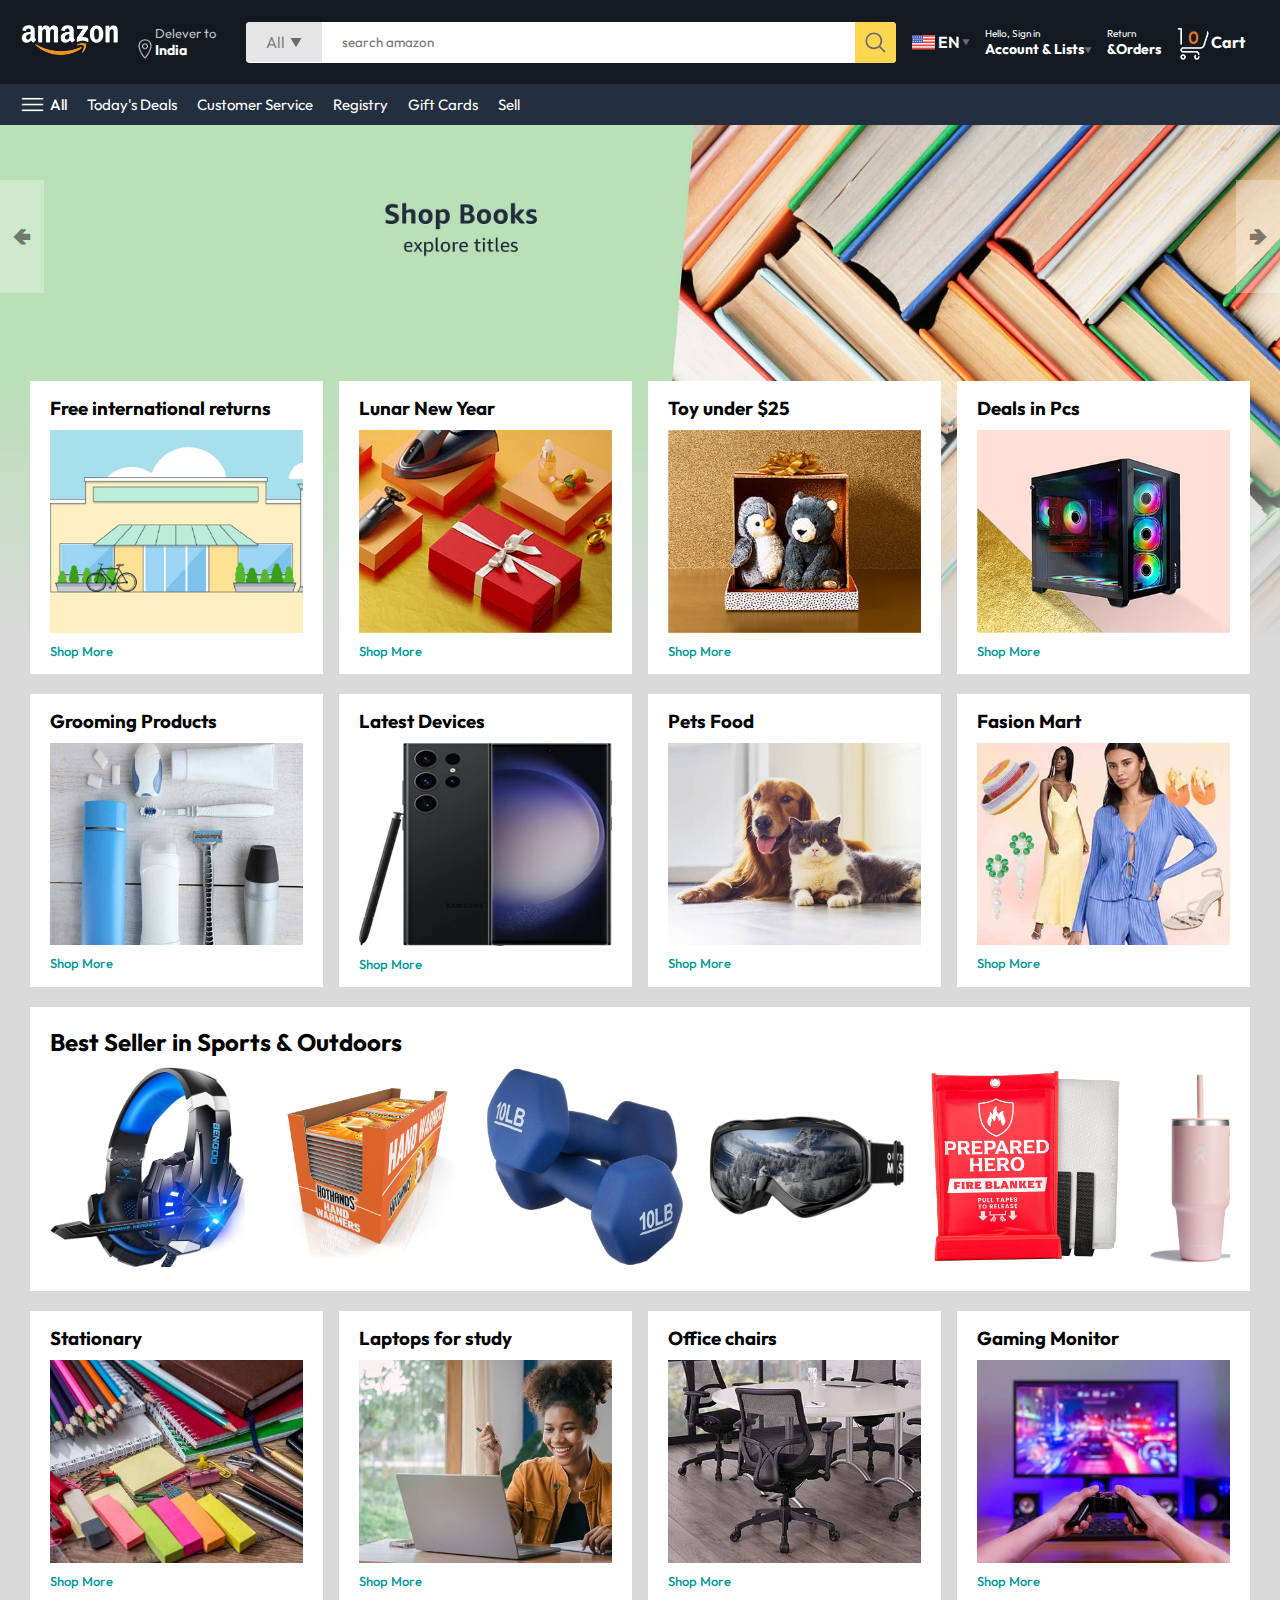
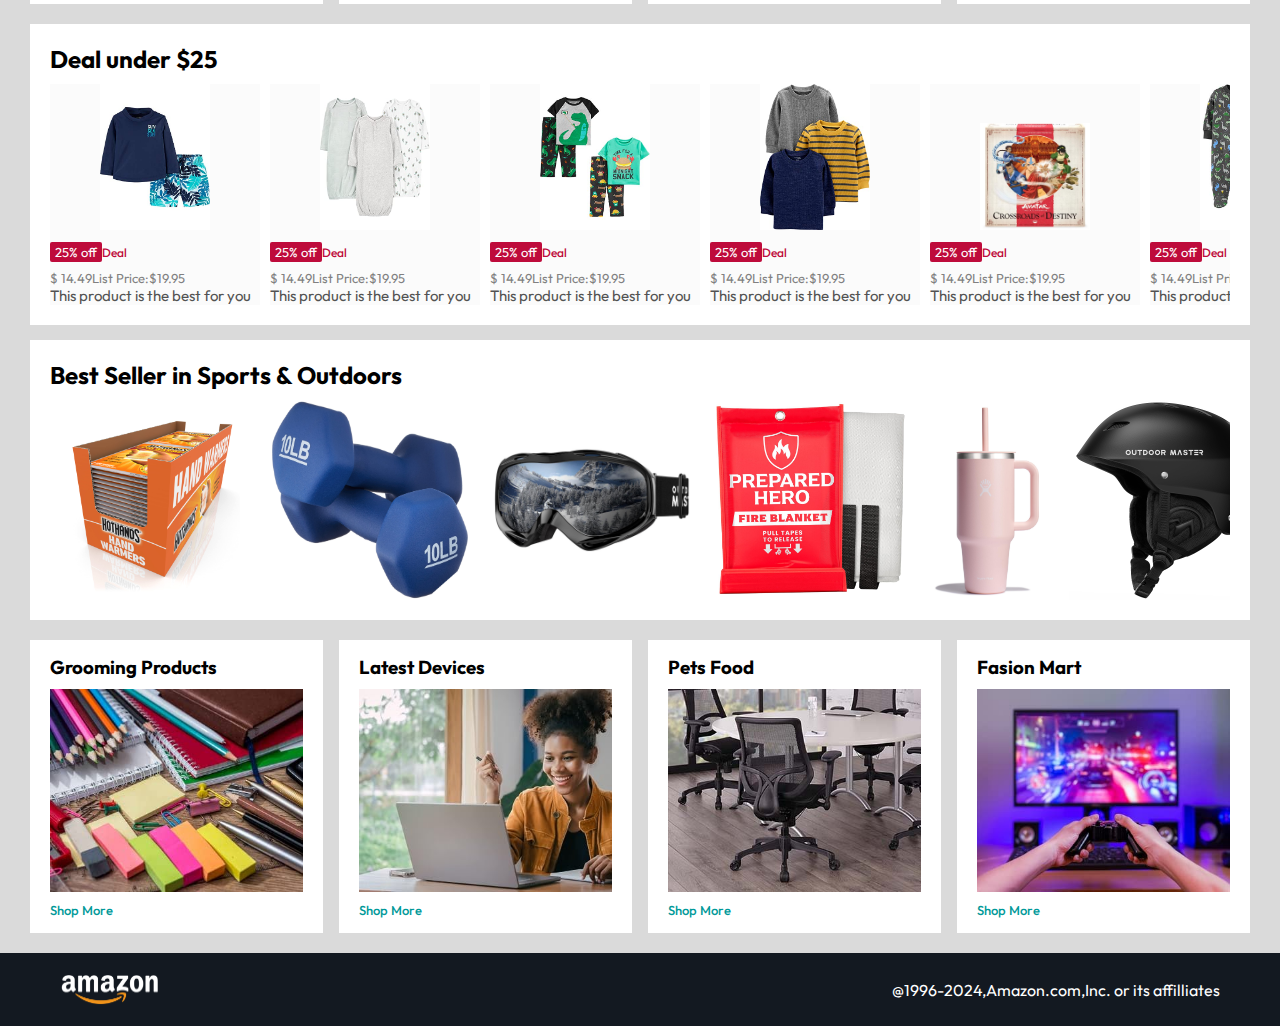
<file: index.html>
<!DOCTYPE html>
<html lang="en">
<head>
  <meta charset="UTF-8">
  <meta name="viewport" content="width=device-width, initial-scale=1.0">
  <link rel="stylesheet" href="style.css">
  <title>Amazon clone</title>
</head>
<body>
  <nav>
    <a href="/">
      <img src="./assets/amazon_logo.png"  width="100" alt="logo">
    </a>
    <div class="nav-country">
      <img src="./assets/location_icon.png" height="20" alt="location">
      <div>
        <p>Delever to</p>
        <h1>India</h1>
      </div>
    </div>
    <div class="nav-search">
      <div class="nav-search-category">
        <p>All</p>
        <img src="./assets/dropdown_icon.png" height="12" alt="dropdown_icon">
      </div>
      <input type="text" class="nav-search-input" placeholder="search amazon">
      <img src="./assets/search_icon.png" alt="search_icon" class="nav-search-icon">
    </div>
    <div class="nav-language">
      <img src="./assets/us_flag.png" width="25px" alt="us_flag">
      <p>EN</p>
      <img src="./assets/dropdown_icon.png" width="8px" alt="dropdown_icon">
    </div>
    <div class="nav-text">
      <a href="signIn.html"><p>Hello, Sign in</p></a>
      <h1>Account & Lists<img src="./assets/dropdown_icon.png" width="8px" alt="dropdown_icon"></h1>
    </div>
    <div class="nav-text">
      <p>Return</p>
      <h1>&Orders</h1>
    </div>
    <a href="signIn.html" class="mobile-user-icon" style="display: none;">
      <img src="./assets/user.png" alt="">
    </a>
    <a href="cart.html" class="nav-cart">
      <img src="./assets/cart_icon.png" width="35px" alt="cart">
      <h4>Cart</h4>
    </a>
  </nav>
  <div class="nav-bottom">
    <div>
      <img src="./assets/menu_icon.png" width="25px" alt="menu_icon">
      <p>All</p>
    </div>
    <p>Today's Deals</p>
    <p>Customer Service</p>
    <p>Registry</p>
    <p>Gift Cards</p>
    <p>Sell</p>
  </div>
  <div class="header-slider">
    <a href="#" class="control-prev">&#129144</a>
    <a href="#" class="control-next">&#129146</a>
    <ul>
      <img src="./assets/header1.jpg" class="header-img" alt="head">
      <img src="./assets/header2.jpg" class="header-img" alt="head">
      <img src="./assets/header3.jpg" class="header-img" alt="head">
      <img src="./assets/header4.jpg" class="header-img" alt="head">
      <img src="./assets/header5.jpg" class="header-img" alt="head">
      <img src="./assets/header6.jpg" class="header-img" alt="head">
    </ul>
  </div>
  <div class="box-row header-box">
    <div class="box-col">
      <h3>Free international returns</h3>
      <img src="./assets/box1-1.jpg" alt="box1-1">
      <a href="/">Shop More</a>
    </div>
    <div class="box-col">
      <h3>Lunar New Year</h3>
      <img src="./assets/box1-2.jpg" alt="box1-2">
      <a href="/">Shop More</a>
    </div>
    <div class="box-col">
      <h3>Toy under $25</h3>
      <img src="./assets/box1-3.jpg" alt="box1-3">
      <a href="/">Shop More</a>
    </div>
    <div class="box-col">
      <h3>Deals in Pcs</h3>
      <img src="./assets/box1-4.jpg" alt="box1-4">
      <a href="/">Shop More</a>
    </div>
  </div>
  <div class="box-row ">
    <div class="box-col">
      <h3>Grooming Products</h3>
      <img src="./assets/box2-1.jpg" alt="box2-1">
      <a href="/">Shop More</a>
    </div>
    <div class="box-col">
      <h3>Latest Devices</h3>
      <img src="./assets/box2-2.jpg" alt="box2-2">
      <a href="/">Shop More</a>
    </div>
    <div class="box-col">
      <h3>Pets Food</h3>
      <img src="./assets/box2-3.jpg" alt="box2-3">
      <a href="/">Shop More</a>
    </div>
    <div class="box-col">
      <h3>Fasion Mart</h3>
      <img src="./assets/box2-4.jpg" alt="box2-4">
      <a href="/">Shop More</a>
    </div>
  </div>
  <div class="product-slider">
    <h2>Best Seller in Sports & Outdoors</h2>
    <div class="products">
      <a href="product.html">
        <img src="./assets/product_img.jpg" alt="">
      </a>
      <img src="./assets/product1-1.jpg" alt="">
      <img src="./assets/product1-2.jpg" alt="">
      <img src="./assets/product1-3.jpg" alt="">
      <img src="./assets/product1-4.jpg" alt="">
      <img src="./assets/product1-5.jpg" alt="">
      <img src="./assets/product1-6.jpg" alt="">
      <img src="./assets/product1-7.jpg" alt="">
      <img src="./assets/product1-8.jpg" alt="">
      <img src="./assets/product1-9.jpg" alt="">
      <img src="./assets/product1-10.jpg" alt="">
    </div>
  </div>
  <div class="box-row ">
    <div class="box-col">
      <h3>Stationary</h3>
      <img src="./assets/box3-1.jpg" alt="box3-1">
      <a href="/">Shop More</a>
    </div>
    <div class="box-col">
      <h3>Laptops for study</h3>
      <img src="./assets/box3-2.jpg" alt="box3-2">
      <a href="/">Shop More</a>
    </div>
    <div class="box-col">
      <h3>Office chairs</h3>
      <img src="./assets/box3-3.jpg" alt="box3-3">
      <a href="/">Shop More</a>
    </div>
    <div class="box-col">
      <h3>Gaming Monitor</h3>
      <img src="./assets/box3-4.jpg" alt="box3-4">
      <a href="/">Shop More</a>
    </div>
  </div>
  <div class="product-slider-with-price">
    <h2>Deal under $25</h2>
    <div class="products">
      <div class="product-card">
        <div class="product-img-container">
          <img src="./assets/product2-2.jpg" alt="">
        </div>
        <div class="product-offer">
          <p>25% off</p><span>Deal</span>
        </div>
        <p class="product-price">$ <span>14.49</span>List Price:$19.95</p>
        <h4>This product is the best for you</h4>
      </div>
      <div class="product-card">
        <div class="product-img-container">
          <img src="./assets/product2-3.jpg" alt="">
        </div>
        <div class="product-offer">
          <p>25% off</p><span>Deal</span>
        </div>
        <p class="product-price">$ <span>14.49</span>List Price:$19.95</p>
        <h4>This product is the best for you</h4>
      </div>
      <div class="product-card">
        <div class="product-img-container">
          <img src="./assets/product2-4.jpg" alt="">
        </div>
        <div class="product-offer">
          <p>25% off</p><span>Deal</span>
        </div>
        <p class="product-price">$ <span>14.49</span>List Price:$19.95</p>
        <h4>This product is the best for you</h4>
      </div>
      <div class="product-card">
        <div class="product-img-container">
          <img src="./assets/product2-5.jpg" alt="">
        </div>
        <div class="product-offer">
          <p>25% off</p><span>Deal</span>
        </div>
        <p class="product-price">$ <span>14.49</span>List Price:$19.95</p>
        <h4>This product is the best for you</h4>
      </div>
      <div class="product-card">
        <div class="product-img-container">
          <img src="./assets/product2-6.jpg" alt="">
        </div>
        <div class="product-offer">
          <p>25% off</p><span>Deal</span>
        </div>
        <p class="product-price">$ <span>14.49</span>List Price:$19.95</p>
        <h4>This product is the best for you</h4>
      </div>
      <div class="product-card">
        <div class="product-img-container">
          <img src="./assets/product2-7.jpg" alt="">
        </div>
        <div class="product-offer">
          <p>25% off</p><span>Deal</span>
        </div>
        <p class="product-price">$ <span>14.49</span>List Price:$19.95</p>
        <h4>This product is the best for you</h4>
      </div>
      <div class="product-card">
        <div class="product-img-container">
          <img src="./assets/product2-8.jpg" alt="">
        </div>
        <div class="product-offer">
          <p>25% off</p><span>Deal</span>
        </div>
        <p class="product-price">$ <span>14.49</span>List Price:$19.95</p>
        <h4>This product is the best for you</h4>
      </div>
      <div class="product-card">
        <div class="product-img-container">
          <img src="./assets/product2-9.jpg" alt="">
        </div>
        <div class="product-offer">
          <p>25% off</p><span>Deal</span>
        </div>
        <p class="product-price">$ <span>14.49</span>List Price:$19.95</p>
        <h4>This product is the best for you</h4>
      </div>
      <div class="product-card">
        <div class="product-img-container">
          <img src="./assets/product2-10.jpg" alt="">
        </div>
        <div class="product-offer">
          <p>25% off</p><span>Deal</span>
        </div>
        <p class="product-price">$ <span>14.49</span>List Price:$19.95</p>
        <h4>This product is the best for you</h4>
      </div>
      <div class="product-card">
        <div class="product-img-container">
          <img src="./assets/product2-11.jpg" alt="">
        </div>
        <div class="product-offer">
          <p>25% off</p><span>Deal</span>
        </div>
        <p class="product-price">$ <span>14.49</span>List Price:$19.95</p>
        <h4>This product is the best for you</h4>
      </div>
      <div class="product-card">
        <div class="product-img-container">
          <img src="./assets/product2-1.jpg" alt="">
        </div>
        <div class="product-offer">
          <p>25% off</p><span>Deal</span>
        </div>
        <p class="product-price">$ <span>14.49</span>List Price:$19.95</p>
        <h4>This product is the best for you</h4>
      </div>
    </div>
  </div>
  <div class="product-slider">
    <h2>Best Seller in Sports & Outdoors</h2>
    <div class="products">
      
      <img src="./assets/product1-1.jpg" alt="">
      <img src="./assets/product1-2.jpg" alt="">
      <img src="./assets/product1-3.jpg" alt="">
      <img src="./assets/product1-4.jpg" alt="">
      <img src="./assets/product1-5.jpg" alt="">
      <img src="./assets/product1-6.jpg" alt="">
      <img src="./assets/product1-7.jpg" alt="">
      <img src="./assets/product1-8.jpg" alt="">
      <img src="./assets/product1-9.jpg" alt="">
      <img src="./assets/product1-10.jpg" alt="">
    </div>
  </div>
  <div class="box-row ">
    <div class="box-col">
      <h3>Grooming Products</h3>
      <img src="./assets/box3-1.jpg" alt="box2-1">
      <a href="/">Shop More</a>
    </div>
    <div class="box-col">
      <h3>Latest Devices</h3>
      <img src="./assets/box3-2.jpg" alt="box2-2">
      <a href="/">Shop More</a>
    </div>
    <div class="box-col">
      <h3>Pets Food</h3>
      <img src="./assets/box3-3.jpg" alt="box2-3">
      <a href="/">Shop More</a>
    </div>
    <div class="box-col">
      <h3>Fasion Mart</h3>
      <img src="./assets/box3-4.jpg" alt="box2-4">
      <a href="/">Shop More</a>
    </div>
  </div>
<footer>
  <img src="./assets/amazon_logo.png" width="100" alt="">
  <p>@1996-2024,Amazon.com,Inc. or its affilliates</p>
</footer>
  
  <script src="script.js"></script>
</body>
</html>
</file>
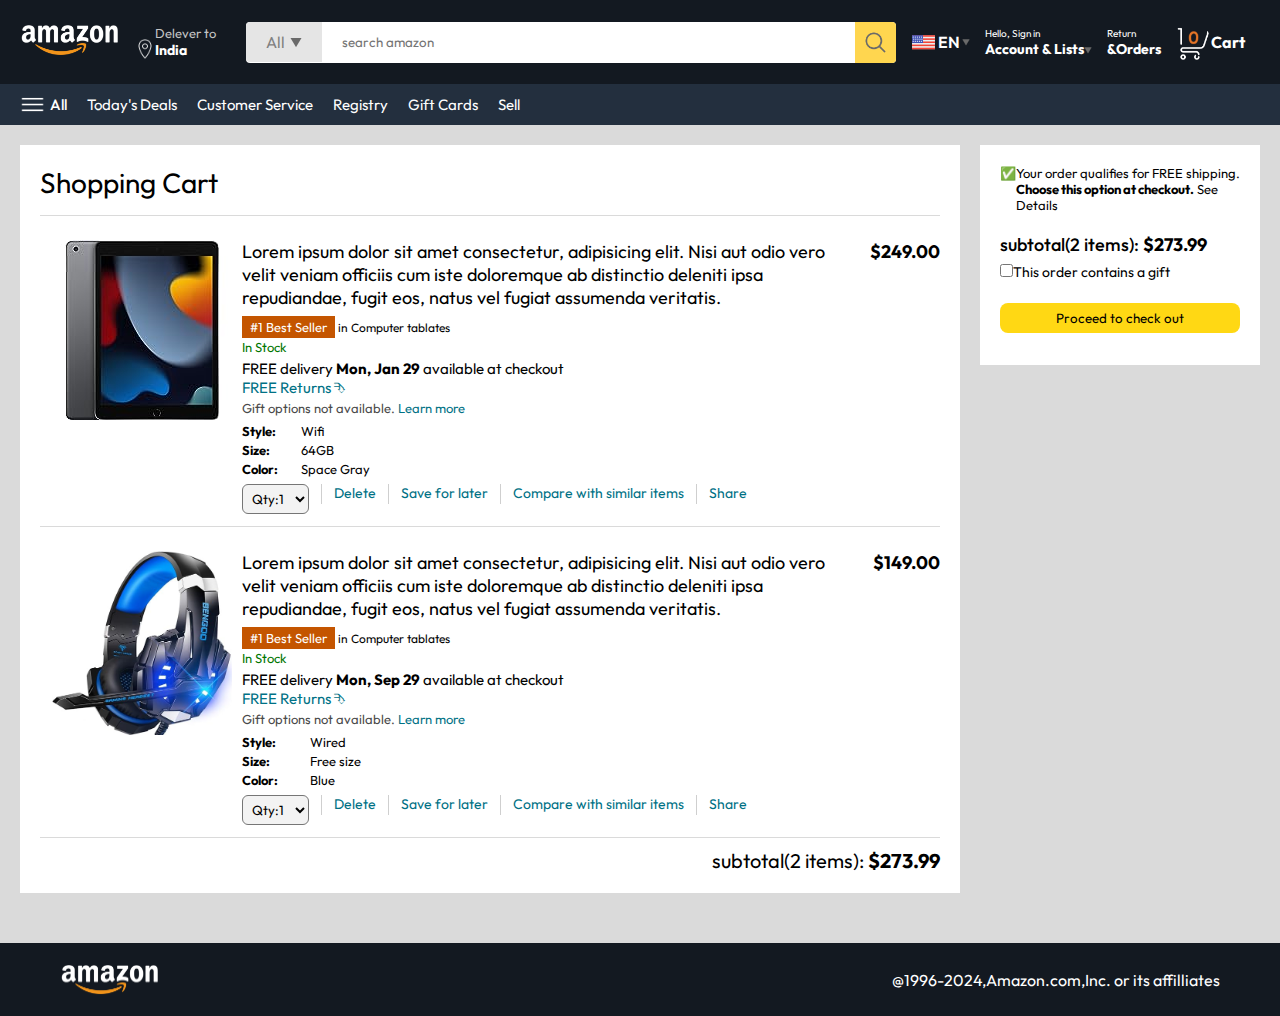
<file: cart.html>
<!DOCTYPE html>
<html lang="en">
<head>
  <meta charset="UTF-8">
  <meta name="viewport" content="width=device-width, initial-scale=1.0">
  <link rel="stylesheet" href="style.css">
 
  <link rel="stylesheet" href="cart.css">
  <title>Cart</title>
</head>
<body>
  <nav>
    <a href="index.html">
      <img src="./assets/amazon_logo.png"  width="100" alt="logo">
    </a>
    <div class="nav-country">
      <img src="./assets/location_icon.png" height="20" alt="location">
      <div>
        <p>Delever to</p>
        <h1>India</h1>
      </div>
    </div>
    <div class="nav-search">
      <div class="nav-search-category">
        <p>All</p>
        <img src="./assets/dropdown_icon.png" height="12" alt="dropdown_icon">
      </div>
      <input type="text" class="nav-search-input" placeholder="search amazon">
      <img src="./assets/search_icon.png" alt="search_icon" class="nav-search-icon">
    </div>
    <div class="nav-language">
      <img src="./assets/us_flag.png" width="25px" alt="us_flag">
      <p>EN</p>
      <img src="./assets/dropdown_icon.png" width="8px" alt="dropdown_icon">
    </div>
    <div class="nav-text">
      <a href="signIn.html"><p>Hello, Sign in</p></a>
      <h1>Account & Lists<img src="./assets/dropdown_icon.png" width="8px" alt="dropdown_icon"></h1>
    </div>
    <div class="nav-text">
      <p>Return</p>
      <h1>&Orders</h1>
    </div>
    <a href="signIn.html" class="mobile-user-icon" style="display: none;">
      <img src="./assets/user.png" alt="">
    </a>
    <a href="cart.html" class="nav-cart">
      <img src="./assets/cart_icon.png" width="35px" alt="cart">
      <h4>Cart</h4>
    </a>
  </nav>
  <div class="nav-bottom">
    <div>
      <img src="./assets/menu_icon.png" width="25px" alt="menu_icon">
      <p>All</p>
    </div>
    <p>Today's Deals</p>
    <p>Customer Service</p>
    <p>Registry</p>
    <p>Gift Cards</p>
    <p>Sell</p>
  </div>
  <div class="cart">
    <div class="cart-left">
      <h1>Shopping Cart</h1>
      <hr>
      <div class="product-cart-list">
        <img src="./assets/ipad_img.jpg" alt="" width="180px" >
        <div>
          <div class="product-cart-titleprice">
            <p>Lorem ipsum dolor sit amet consectetur, adipisicing elit. Nisi aut odio vero velit veniam officiis cum iste doloremque ab distinctio deleniti ipsa repudiandae, fugit eos, natus vel fugiat assumenda veritatis.</p>
            <p><b>$249.00</b></p>
          </div>
          <p class="product-cart-bestseller">
           <span>#1 Best Seller</span> in Computer tablates
          </p>
          <p class="product-cart-stock">In Stock</p>
          <p class="product-cart-delivery">FREE delivery <b>Mon, Jan 29 </b>available at checkout</p>
          <p class="product-cart-returns">FREE Returns &#11191</p>
          <p class="product-card-giftoption">Gift options not available. <span>Learn more</span></p>
          
          <div class="product-cart-specs">
          <p><b>Style:</b></p><p>Wifi</p>
          <p><b>Size:</b></p><p>64GB</p>
          <p><b>Color:</b></p><p>Space Gray</p>
        </div>
        <div class="cart-list-action">
          <select >
            <option value="1">Qty:1</option>
            <option value="2">Qty:2</option>
            <option value="3">Qty:3</option>
            <option value="4">Qty:4</option>
            <option value="5">Qty:5</option>
          </select>
          <hr>
          <p class="action-btn">Delete</p>
          <hr>
          <p class="action-btn">Save for later</p>
          <hr>
          <p class="action-btn">Compare with similar items</p>
          <hr>
          <p class="action-btn">Share</p>
        </div>
      </div>
    </div>
    <hr>
    <div class="product-cart-list">
      <img src="./assets/product_img.jpg" alt="" width="180px">
      <div>
        <div class="product-cart-titleprice">
          <p>Lorem ipsum dolor sit amet consectetur, adipisicing elit. Nisi aut odio vero velit veniam officiis cum iste doloremque ab distinctio deleniti ipsa repudiandae, fugit eos, natus vel fugiat assumenda veritatis.</p>
          <p><b>$149.00</b></p>
        </div>
        <p class="product-cart-bestseller">
         <span>#1 Best Seller</span> in Computer tablates
        </p>
        <p class="product-cart-stock">In Stock</p>
        <p class="product-cart-delivery">FREE delivery <b>Mon, Sep 29 </b>available at checkout</p>
        <p class="product-cart-returns">FREE Returns &#11191</p>
        <p class="product-card-giftoption">Gift options not available. <span>Learn more</span></p>
        
        <div class="product-cart-specs">
        <p><b>Style:</b></p><p>Wired</p>
        <p><b>Size:</b></p><p>Free size</p>
        <p><b>Color:</b></p><p>Blue</p>
      </div>
      <div class="cart-list-action">
        <select >
          <option value="1">Qty:1</option>
          <option value="2">Qty:2</option>
          <option value="3">Qty:3</option>
          <option value="4">Qty:4</option>
          <option value="5">Qty:5</option>
        </select>
        <hr>
        <p class="action-btn">Delete</p>
        <hr>
        <p class="action-btn">Save for later</p>
        <hr>
        <p class="action-btn">Compare with similar items</p>
        <hr>
        <p class="action-btn">Share</p>
      </div>
    </div>
  </div>
  <hr>
  <div class="cart-list-subtotal">
    subtotal(2 items): <b>$273.99</b>
  </div>
</div>
    <div class="cart-right">
      <div class="cart-free-delivery">
        <p>&#x2705</p>
        <p>Your order qualifies for FREE shipping. <b>Choose this option at checkout.</b> See Details</p>
      </div>
      <p class="cart-subtotal">subtotal(2 items): <b>$273.99</b></p>
      <p class="cart-right-gift"> <input type="checkbox" >This order contains a gift</p>
      <button>Proceed to check out</button>
    </div>
 </div>
    <footer class="footer-cart">
      <img src="./assets/amazon_logo.png" width="100" alt="">
      <p>@1996-2024,Amazon.com,Inc. or its affilliates</p>
    </footer>
</body>
</html>
</file>
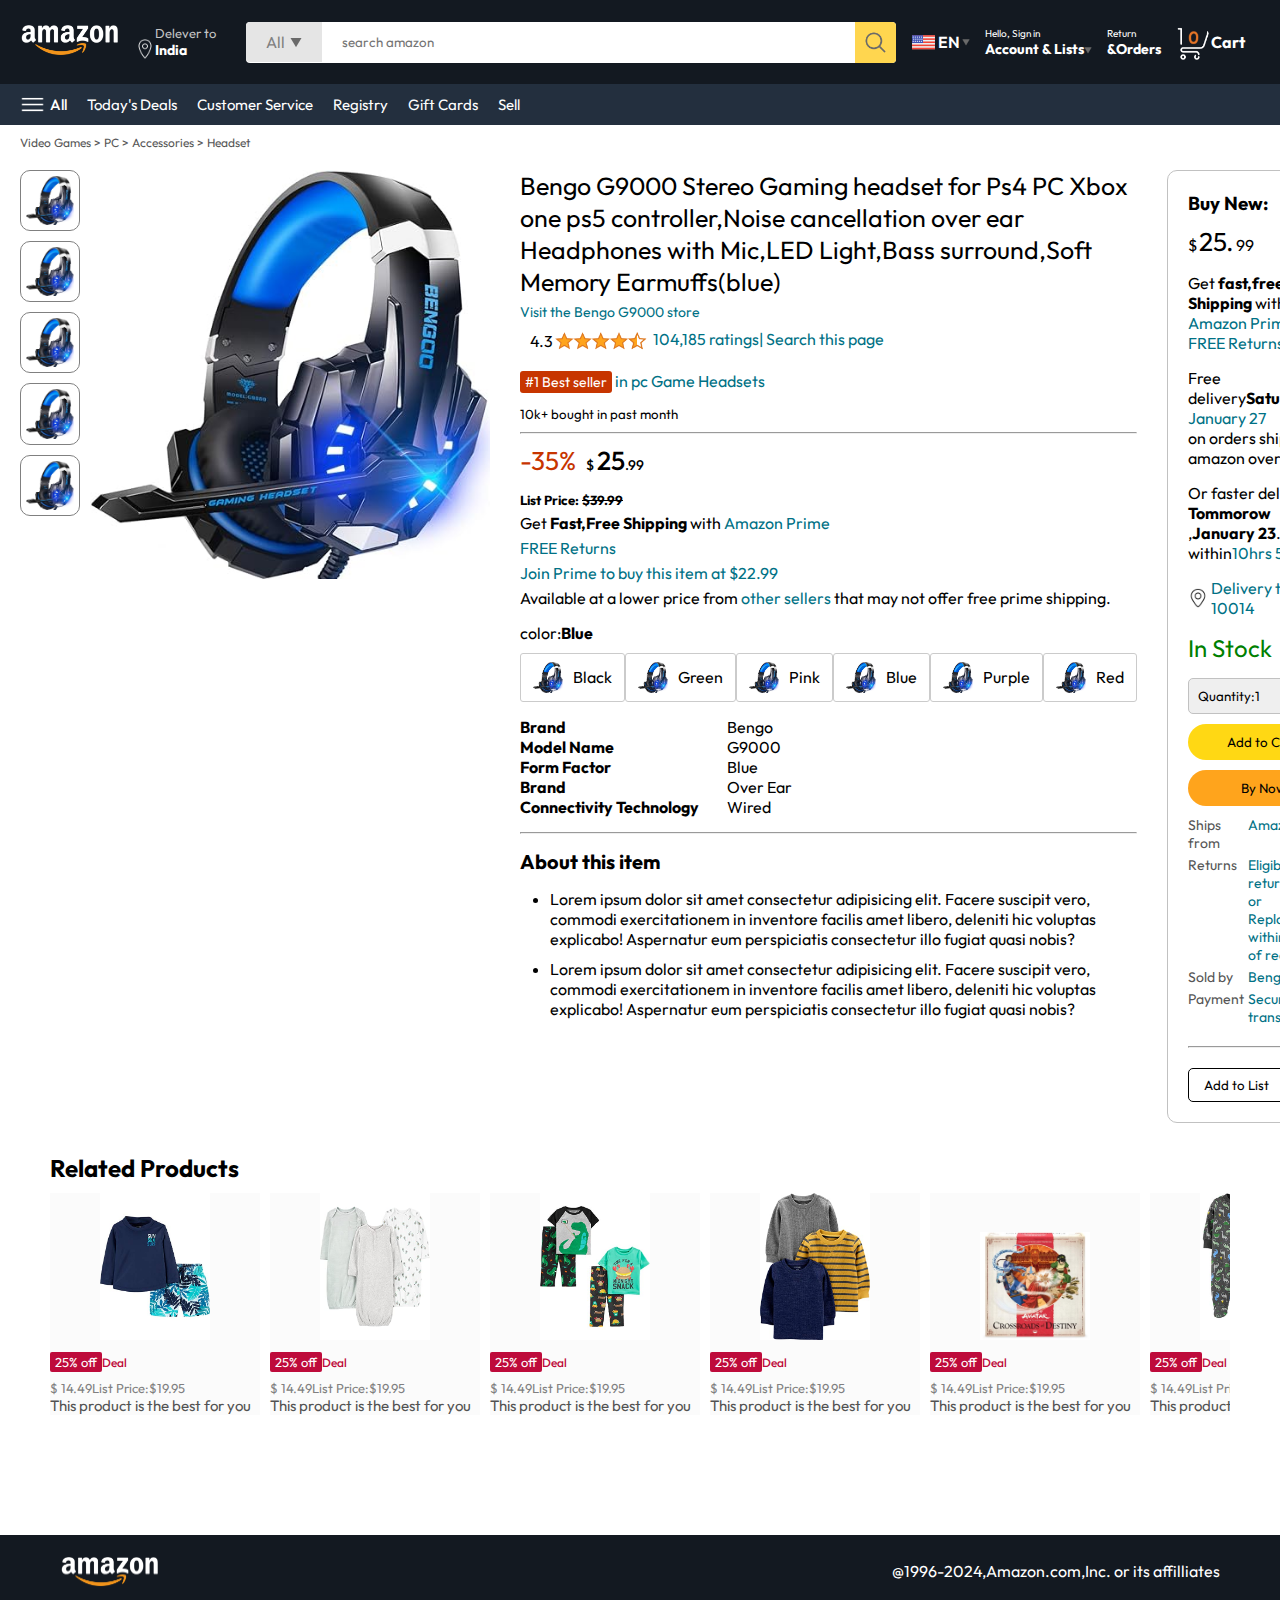
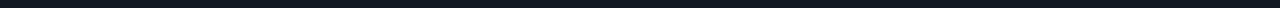
<file: product.html>
<!DOCTYPE html>
<html lang="en">
<head>
  <meta charset="UTF-8">
  <meta name="viewport" content="width=device-width, initial-scale=1.0">
  <title>product page</title>
  <link rel="stylesheet" href="style.css">
  <link rel="stylesheet" href="product.css">
</head>
<body>
  <nav>
    <a href="index.html">
      <img src="./assets/amazon_logo.png"  width="100" alt="logo">
    </a>
    <div class="nav-country">
      <img src="./assets/location_icon.png" height="20" alt="location">
      <div>
        <p>Delever to</p>
        <h1>India</h1>
      </div>
    </div>
    <div class="nav-search">
      <div class="nav-search-category">
        <p>All</p>
        <img src="./assets/dropdown_icon.png" height="12" alt="dropdown_icon">
      </div>
      <input type="text" class="nav-search-input" placeholder="search amazon">
      <img src="./assets/search_icon.png" alt="search_icon" class="nav-search-icon">
    </div>
    <div class="nav-language">
      <img src="./assets/us_flag.png" width="25px" alt="us_flag">
      <p>EN</p>
      <img src="./assets/dropdown_icon.png" width="8px" alt="dropdown_icon">
    </div>
    <div class="nav-text">
      <a href="signIn.html"><p>Hello, Sign in</p></a>
      <h1>Account & Lists<img src="./assets/dropdown_icon.png" width="8px" alt="dropdown_icon"></h1>
    </div>
    <div class="nav-text">
      <p>Return</p>
      <h1>&Orders</h1>
    </div>
    <a href="signIn.html" class="mobile-user-icon" style="display: none;">
      <img src="./assets/user.png" alt="">
    </a>
    <a href="cart.html" class="nav-cart">
      <img src="./assets/cart_icon.png" width="35px" alt="cart">
      <h4>Cart</h4>
    </a>
  </nav>
  <div class="nav-bottom">
    <div>
      <img src="./assets/menu_icon.png" width="25px" alt="menu_icon">
      <p>All</p>
    </div>
    <p>Today's Deals</p>
    <p>Customer Service</p>
    <p>Registry</p>
    <p>Gift Cards</p>
    <p>Sell</p>
  </div>
  <p class="breadcrum">Video Games > PC > Accessories > Headset</p>


  <div class="product-display">
    <div class="product-d-image">
      <div class="product-icons">
        <img src="./assets/product_img.jpg" alt="" width="60">
        <img src="./assets/product_img.jpg" alt="" width="60">
        <img src="./assets/product_img.jpg" alt="" width="60">
        <img src="./assets/product_img.jpg" alt="" width="60">
        <img src="./assets/product_img.jpg" alt="" width="60">
      </div>
      <div class="product-main-image">
        <img src="./assets/product_img.jpg" alt="" width="400">
      </div>
    </div>
    <div class="product-d-details">
 <p class="product-title">
  Bengo G9000 Stereo Gaming headset for Ps4 PC Xbox one ps5 controller,Noise cancellation over ear Headphones with Mic,LED Light,Bass surround,Soft Memory Earmuffs(blue)
 </p>
 <p class="brand-store">Visit the Bengo G9000 store </p>
 <div class="product-rating">
  <div>
    <div>4.3<img src="./assets/rating_img.png" height="20px" alt=""></div>
    <p>104,185 ratings| Search this page</p>
</div>
<p><span>#1 Best seller</span> in pc Game Headsets</p>
<h5>10k+ bought in past month</h5>
<hr>
 </div>
 <div class="product-d-price">
  <div>
    <p>-35%</p>
    <h1>$ <span>25</span>.99</h1>
  </div>
  <h5>List Price: <span> $39.99</span></h5>
  <p>Get <b>Fast,Free Shipping</b> with <span>Amazon Prime</span></p>
  <p><span>FREE Returns</span></p>
  <p><span>Join Prime to buy this item at $22.99</span></p>
  <p>Available at a lower price from <span>other sellers</span> that may not offer free prime shipping.</p>
 </div>
 <div class="product-color-selection">
  <p>color:<b>Blue</b></p>
  <div class="product-color-options">
    <div class="option">
      <img src="./assets/product_img.jpg" alt="" width="30px">
      <p>Black</p>
    </div>
    <div class="option">
      <img src="./assets/product_img.jpg" alt="" width="30px">
      <p>Green</p>
    </div>
    <div class="option">
      <img src="./assets/product_img.jpg" alt="" width="30px">
      <p>Pink</p>
    </div>
    <div class="option">
      <img src="./assets/product_img.jpg" alt="" width="30px">
      <p>Blue</p>
    </div>
    <div class="option">
      <img src="./assets/product_img.jpg" alt="" width="30px">
      <p>Purple</p>
    </div>
    <div class="option">
      <img src="./assets/product_img.jpg" alt="" width="30px">
      <p>Red</p>
    </div>
  </div>
 </div>
 <div class="product-info">
  <p><b>Brand</b></p><p>Bengo</p>
  <p><b>Model Name</b></p><p>G9000</p>
  <p><b>Form Factor</b></p><p>Blue</p>
  <p><b>Brand</b></p><p>Over Ear</p>
  <p><b>Connectivity Technology</b></p><p>Wired</p>
 </div>
 <hr>
 <div class="product-discription">
  <h1>About this item</h1>
  <ul>
    <li>Lorem ipsum dolor sit amet consectetur adipisicing elit. Facere suscipit vero, commodi exercitationem in inventore facilis amet libero, deleniti hic voluptas explicabo! Aspernatur eum perspiciatis consectetur illo fugiat quasi nobis?</li>
    <li>Lorem ipsum dolor sit amet consectetur adipisicing elit. Facere suscipit vero, commodi exercitationem in inventore facilis amet libero, deleniti hic voluptas explicabo! Aspernatur eum perspiciatis consectetur illo fugiat quasi nobis?</li>
  </ul>
 </div>
</div>
    <div class="product-d-purchase">
     <div class="title">
      <h3>Buy New:</h3><img src="./assets/circle_icon.png" width="20px" alt="">
     </div>
     <h1 class="price">$<span>25.</span>99</h1>
     <div class="gap">
      <p>Get <b>fast,free Shipping</b> with <span>Amazon Prime</span></p>
      <p><span>FREE Returns</span></p>
     </div>
     <div class="gap">
      <p>Free delivery<b>Saturday</b>, <span>January 27</span></p>
      <p>on orders shipped by amazon over $35</p>
     </div>
     <div class="gap">
      <p>Or faster delivery <b>Tommorow</b> ,<b>January 23</b>. order within<span>10hrs 56 mins</span></p>
    </div>
    <div class="delivery-location">
      <img src="./assets/location_icon_dark.png" width="20px" alt="">
      <p><span>Delivery to India 10014</span></p>
    </div>
    <h2 class="product-stock">In Stock</h2>
    <select class="product-quantity">
      <option value="1">Quantity:1</option>
      <option value="2">Quantity:2</option>
      <option value="3">Quantity:3</option>
    </select>
    <button class="btn">Add to Cart</button>
    <button class="btn product-buy">By Now</button>
    <div class="product-seller-info">
      <p>Ships from</p><p><span>Amazon</span></p>
      <p>Returns</p><p><span>Eligible for return,Refund or Replacement within 30 days of receipt</span></p>
      <p>Sold by</p><p><span>Bengoo Inc,</span></p>
      <p>Payment</p><p><span>Secure transaction</span></p>
    </div>
    <hr>
    <button class="product-add-list">Add to List</button>
  </div>
</div>
<div class="product-slider-with-price">
  <h2>Related Products</h2>
  <div class="products">
    <div class="product-card">
      <div class="product-img-container">
        <img src="./assets/product2-2.jpg" alt="">
      </div>
      <div class="product-offer">
        <p>25% off</p><span>Deal</span>
      </div>
      <p class="product-price">$ <span>14.49</span>List Price:$19.95</p>
      <h4>This product is the best for you</h4>
    </div>
    <div class="product-card">
      <div class="product-img-container">
        <img src="./assets/product2-3.jpg" alt="">
      </div>
      <div class="product-offer">
        <p>25% off</p><span>Deal</span>
      </div>
      <p class="product-price">$ <span>14.49</span>List Price:$19.95</p>
      <h4>This product is the best for you</h4>
    </div>
    <div class="product-card">
      <div class="product-img-container">
        <img src="./assets/product2-4.jpg" alt="">
      </div>
      <div class="product-offer">
        <p>25% off</p><span>Deal</span>
      </div>
      <p class="product-price">$ <span>14.49</span>List Price:$19.95</p>
      <h4>This product is the best for you</h4>
    </div>
    <div class="product-card">
      <div class="product-img-container">
        <img src="./assets/product2-5.jpg" alt="">
      </div>
      <div class="product-offer">
        <p>25% off</p><span>Deal</span>
      </div>
      <p class="product-price">$ <span>14.49</span>List Price:$19.95</p>
      <h4>This product is the best for you</h4>
    </div>
    <div class="product-card">
      <div class="product-img-container">
        <img src="./assets/product2-6.jpg" alt="">
      </div>
      <div class="product-offer">
        <p>25% off</p><span>Deal</span>
      </div>
      <p class="product-price">$ <span>14.49</span>List Price:$19.95</p>
      <h4>This product is the best for you</h4>
    </div>
    <div class="product-card">
      <div class="product-img-container">
        <img src="./assets/product2-7.jpg" alt="">
      </div>
      <div class="product-offer">
        <p>25% off</p><span>Deal</span>
      </div>
      <p class="product-price">$ <span>14.49</span>List Price:$19.95</p>
      <h4>This product is the best for you</h4>
    </div>
    <div class="product-card">
      <div class="product-img-container">
        <img src="./assets/product2-8.jpg" alt="">
      </div>
      <div class="product-offer">
        <p>25% off</p><span>Deal</span>
      </div>
      <p class="product-price">$ <span>14.49</span>List Price:$19.95</p>
      <h4>This product is the best for you</h4>
    </div>
    <div class="product-card">
      <div class="product-img-container">
        <img src="./assets/product2-9.jpg" alt="">
      </div>
      <div class="product-offer">
        <p>25% off</p><span>Deal</span>
      </div>
      <p class="product-price">$ <span>14.49</span>List Price:$19.95</p>
      <h4>This product is the best for you</h4>
    </div>
    <div class="product-card">
      <div class="product-img-container">
        <img src="./assets/product2-10.jpg" alt="">
      </div>
      <div class="product-offer">
        <p>25% off</p><span>Deal</span>
      </div>
      <p class="product-price">$ <span>14.49</span>List Price:$19.95</p>
      <h4>This product is the best for you</h4>
    </div>
    <div class="product-card">
      <div class="product-img-container">
        <img src="./assets/product2-11.jpg" alt="">
      </div>
      <div class="product-offer">
        <p>25% off</p><span>Deal</span>
      </div>
      <p class="product-price">$ <span>14.49</span>List Price:$19.95</p>
      <h4>This product is the best for you</h4>
    </div>
    <div class="product-card">
      <div class="product-img-container">
        <img src="./assets/product2-1.jpg" alt="">
      </div>
      <div class="product-offer">
        <p>25% off</p><span>Deal</span>
      </div>
      <p class="product-price">$ <span>14.49</span>List Price:$19.95</p>
      <h4>This product is the best for you</h4>
    </div>
  </div>
</div>
<footer class="product-footer">
  <img src="./assets/amazon_logo.png" width="100" alt="">
  <p>@1996-2024,Amazon.com,Inc. or its affilliates</p>
</footer>
<script>
  const scrollContainer=document.querySelectorAll('.products');
for(const item of scrollContainer) {
  item.addEventListener('wheel', (evt)=>{
    evt.preventDefault();
    item.scrolLeft +=evt.deltaY;
  });
}

</script>
  
</body>
</html>
</file>
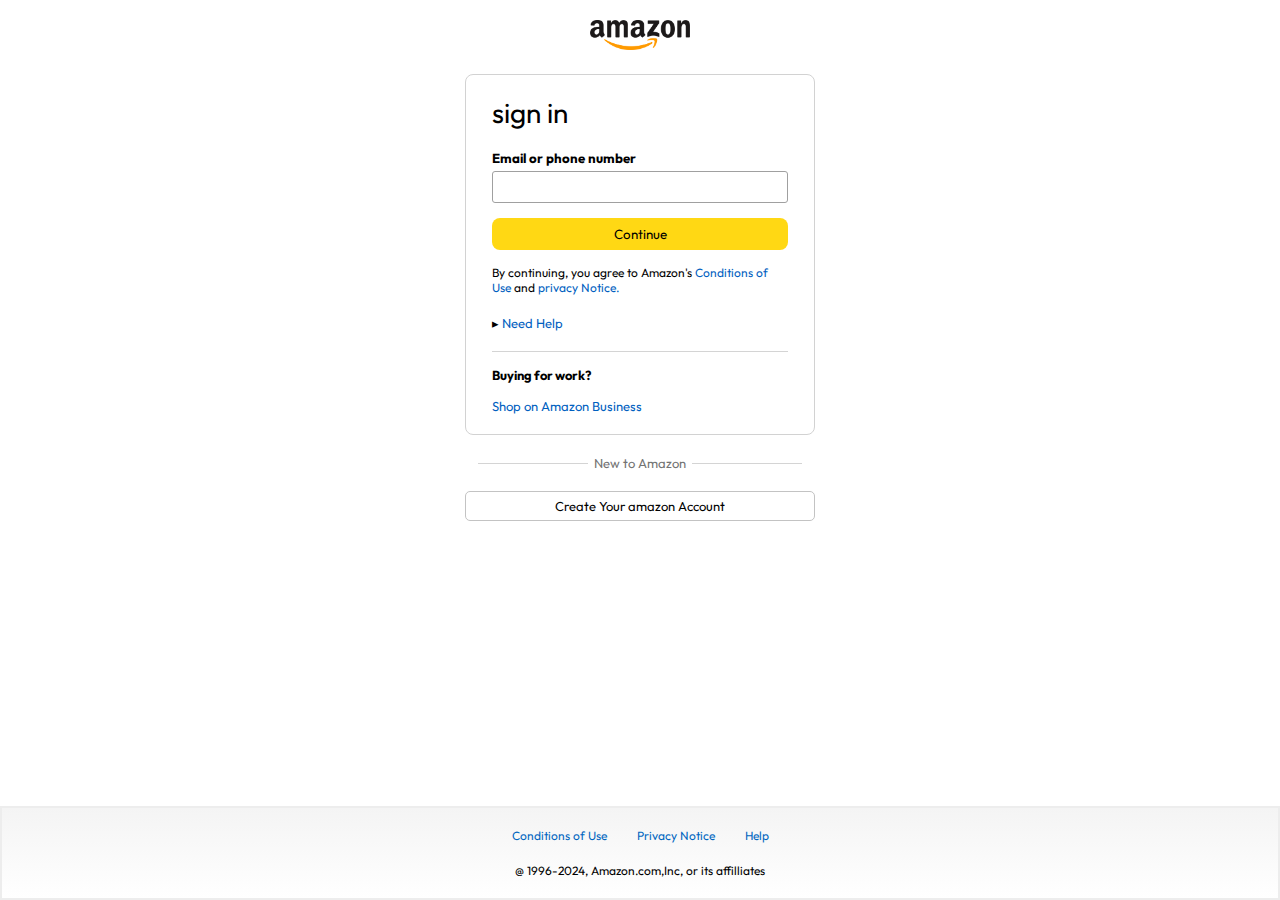
<file: signIn.html>
<!DOCTYPE html>
<html lang="en">
<head>
  <meta charset="UTF-8">
  <meta name="viewport" content="width=device-width, initial-scale=1.0">
  <link rel="stylesheet" href="SignIn.css">
  <title>SignIn</title>
</head>
<body>
  <a href="index.html"><img class="logo" src="./assets/amazon_logo_dark.png" width="100px" alt=""></a>
  <div class="signin-container">
    <h1 class="sigin-title">sign in</h1>
    <h5 class="input-label">Email or phone number</h5>
    <input type="text">
    <button>Continue</button>
    <p class="signin-cond">By continuing, you agree to Amazon's <span>Conditions of Use</span> and <span>privacy Notice.</span> </p>
    <p class="signin-help">&#9656 <span>Need Help</span></p>
    <hr>
    <h4>Buying for work?</h4>
    <p class="sign-business"><span>Shop on Amazon Business</span></p>
  </div>
  <div class="sign-bottom">
    <hr>
    <p>New to Amazon</p>
    <hr>
  </div>
  <a href="signUp.html"><button class="signin-signup-btn">Create Your amazon Account</button></a>
  <footer>
    <div class="footer-links">
      <a href="#">Conditions of Use</a>
      <a href="#">Privacy Notice</a>
      <a href="#">Help</a>
    </div>
    <p class="footer-copyright">@ 1996-2024, Amazon.com,Inc, or its affilliates</p>
  </footer>
</body>
</html>
</file>
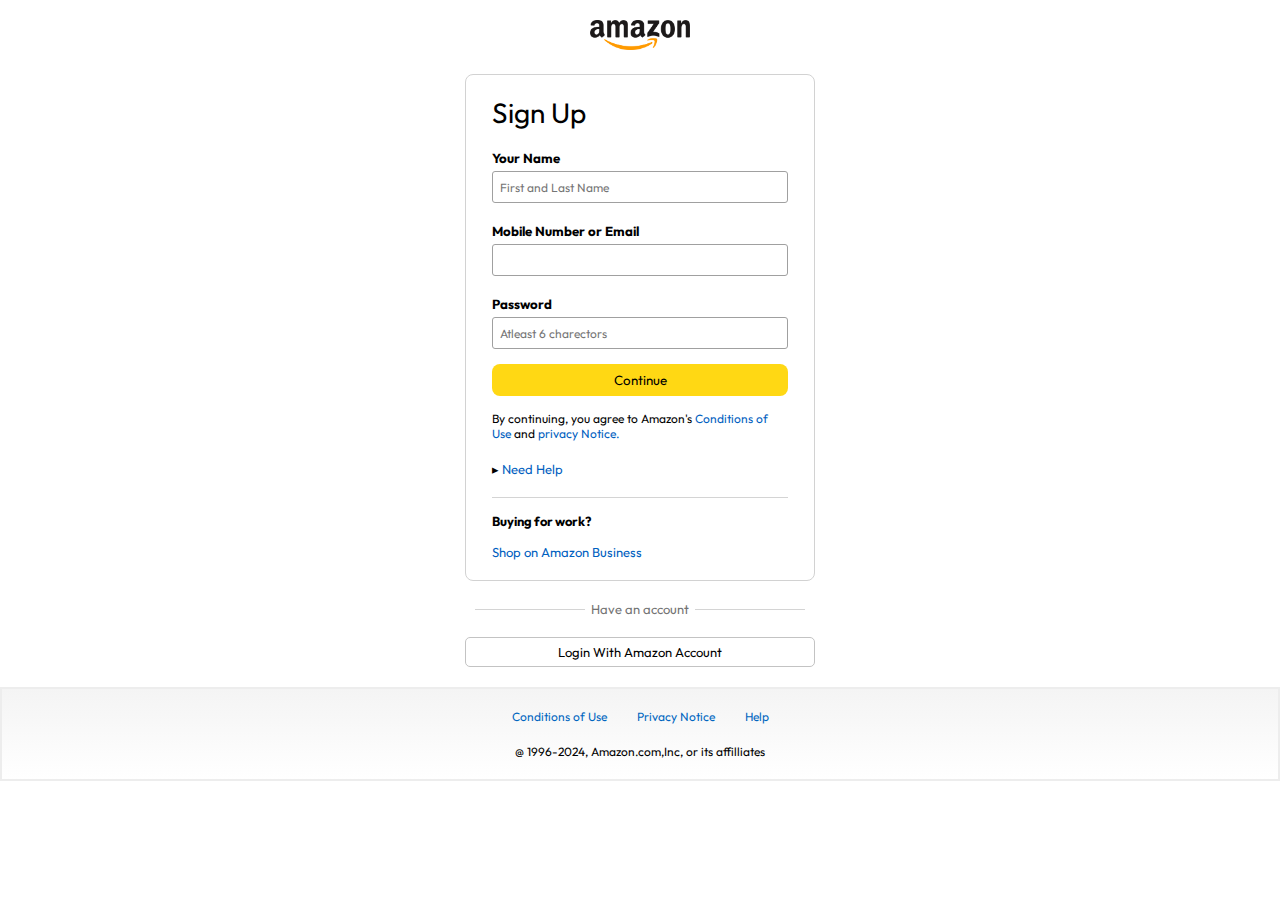
<file: signUp.html>
<!DOCTYPE html>
<html lang="en">
<head>
  <meta charset="UTF-8">
  <meta name="viewport" content="width=device-width, initial-scale=1.0">
  <title>SignUp</title>
  <link rel="stylesheet" href="SignIn.css">
</head>
<body>
  <a href="index.html"><img class="logo" src="./assets/amazon_logo_dark.png" width="100px" alt=""></a>
  <div class="signin-container">
    <h1 class="sigin-title">Sign Up</h1>
    <h5 class="input-label">Your Name</h5>
    <input type="text" placeholder="First and Last Name">
    <h5 class="input-label">Mobile Number or Email</h5>
    <input type="text" >
    <h5 class="input-label">Password</h5>
    <input type="password" placeholder="Atleast 6 charectors">
    <button>Continue</button>
    <p class="signin-cond">By continuing, you agree to Amazon's <span>Conditions of Use</span> and <span>privacy Notice.</span> </p>
    <p class="signin-help">&#9656 <span>Need Help</span></p>
    <hr>
    <h4>Buying for work?</h4>
    <p class="sign-business"><span>Shop on Amazon Business</span></p>
  </div>
  <div class="sign-bottom">
    <hr>
    <p>Have an account</p>
    <hr>
  </div>
  <a href="signIn.html"><button class="signin-signup-btn">Login With Amazon Account</button></a>
  <footer style="position:relative;">
    <div class="footer-links">
      <a href="#">Conditions of Use</a>
      <a href="#">Privacy Notice</a>
      <a href="#">Help</a>
    </div>
    <p class="footer-copyright">@ 1996-2024, Amazon.com,Inc, or its affilliates</p>
  </footer>
</body>
</html>
</file>
<file: style.css>
@import url('https://fonts.googleapis.com/css2?family=Outfit:wght@100..900&display=swap');
*{
  padding: 0;
  margin: 0;
  box-sizing: border-box;
  font-family: outfit;
  
}
body{
  background: #dadada;
}a{
  text-decoration: none;
  color: inherit;
}
nav{
  display:flex;
  align-items: center;
  justify-content: space-between;
  background:#131921;
  padding: 10px 20px;
}
.nav-country{
  display: flex;
  align-items: end;
  margin: 15px;
  font-size: 13px;
  color:#c4c4c4;
}
.nav-country h1{
  color:white;
  font-size: 14px;
}
.nav-search{
  flex: 1;
  display: flex;
  align-items: center;
  background:#fff;
  color:gray;
  max-width: 1000px;
  border-radius: 4px;
  margin-left: 15px;
}
.nav-search-category{
  display: flex;
  align-items: center;
  padding: 10px 20px;
  gap: 5px;
  background: #e5e5e5;
  border-radius:4px 0 0 4px;
}
.nav-search-input{
  border: none;
  outline: none;
  padding-left: 20px;
  width: 100%;
}
.nav-search-icon{
  max-width: 41px;
  padding: 8px;
  background: #ffd64f;
  border-radius: 0 4px 4px 0;
}
.nav-language{
  display: flex;
  align-items: center;
  gap: 2px;
  font-weight: 600;
  margin-left: 15px;
  color:white;
}
.nav-text{
  color:white;
  margin-left: 15px;
  
}
.nav-text p{
  font-size: 10px;
}
.nav-text h1{
  font-size: 14px;
}
.nav-cart{
  display: flex;
  align-items: center;
  margin: 0px 15px;
  color:white;
}
.nav-bottom{
  display: flex;
  align-items: center;
  gap: 20px;
  padding: 8px 20px;
  background:#232f3e;
  color:#fff;
  font-size: 15px;
}
.nav-bottom div{
  display: flex;align-items: center;
  gap: 5px;
  font-weight: 500;

}

.header-slider ul{
display: flex;
overflow-y: hidden;
}
.header-img{
  max-width: 100%;
  mask-image: linear-gradient(to bottom,#000000 50%,transparent 100%);

}
.header-slider a{
  position: absolute;
  top: 20%;z-index: 1;
  padding: 5vh 1vw;
  background: #ffffff4f;
  color:#0000007b;
  font-weight: 600;
  font-size: 18px;
  cursor: pointer;
}
.control-next{
  right: 0;
}
.box-row{
  display: flex;
  flex-wrap: wrap;
  row-gap: 20px;
  justify-content: space-between;
  margin: 20px 30px;

}
.box-col{
  display: flex;
  flex-direction: column;
  gap: 10px;
  padding: 15px 20px;
  background:#fff;
  max-width: 24%;
  min-height: 200px;
  z-index: 1;
}
.box-col a{
  font-size: 13px;
  color:#009999;
  font-weight: 500;
}
.header-box{
  margin-top: -20vw;
}
.product-slider{
  background: #fff;
  margin: 0px 30px;
  padding: 20px;
  margin-bottom: 15px;
}
.product-slider .products{
  display: flex;
  overflow-x: auto;
  gap: 20px;
  margin-top: 10px;
}
.product-slider .products img{
  max-width: 200px;
  max-height: 200px;
}
.product-slider .products::-webkit-scrollbar{
  display: none;
}
.product-slider-with-price{
  background: white;
  margin: 0px 30px;
  padding: 20px;
  margin-bottom: 15px;

}
.product-slider-with-price .products{
  display: flex;overflow-x: auto;
  gap: 10px;
  margin-top: 10px;
}
.product-slider-with-price .products::-webkit-scrollbar{
  display: none;
}
.product-card{
  display: flex;
  flex-direction: column;
  justify-content: end;
  min-width: 210px;
  background: #fbfbfb;
}
.product-card img{
  width:110px;
  margin: 0px 50px;
}
.product-offer p{
  background: #be0b3b;
  color: #fff;
  display: inline-block;
  padding: 2px 5px;
  border-radius: 2px;
  margin: 8px 0px;
  font-size: 13px;
}
.product-offer span{
  color:#be0b3b;
  font-weight: 500;
  font-size: 12px;
}
.product-price{
  color: gray;
  font-size: 13px;

}
.product-card h4{
  color:#525252;
  font-size: 15px;
  font-weight: 400;
}
footer{
  display: flex;
  justify-content: space-between;
  align-items: center;
  color:white;
  background: #131921;
  padding: 20px 60px;
}
/* media query */

@media only screen and (max-width:900px) {
  nav{
    flex-wrap: wrap;
  }
  .nav-search{
    order:7;
    margin: 15px 0px 5px;
    min-width: 300px;
  }
  .box-col{
    max-width: 48%;
  }

}
@media only screen and (max-width:600px){
  .nav-country{
    display: none;
  }
  .nav-language{
    display: none;
  }
  .nav-text{
    display: none;
  }
  .nav-bottom{
    font-size: 13px;
    gap: 10px;
    overflow-x: scroll;
  }
  .nav-bottom::-webkit-scrollbar{
    display: none;
  }
  .nav-bottom p{
    text-wrap: nowrap;
  }
  .mobile-user-icon{
    display:flex !important;
   flex: 1;
   justify-content: flex-end;
  }
  .mobile-user-icon img{
    width: 25px;
  }
  h3{
    font-size: 13px;
  }
  h2{
    font-size: 15px;
  }
  .nav-cart h4{
    display: none;
  }
  .nav-cart img{
    width: 25px;
  }
  .header-slider a{
top: 24%;
padding: 2vh 1vw;
font-style: 15px;
  }
  footer{
    justify-content: center;
    flex-direction: column;
    font-size: 14px;
  }
}
</file>
<file: cart.css>
.cart{
  display: flex;
  gap: 20px;
  margin: 20px;
}
.cart-left{
  background: white;
  padding: 20px;
}
.cart-left h1{
  font-size: 28px;
  font-weight: 400;
  margin-bottom:15px;
}
.cart-left hr{
  border: none;
  height: 1px;
  background: #dadada;
}
.product-cart-list{
  display: flex;
  align-items: start;
  gap: 10px;
  padding: 24px 0px 12px 12px;
}
.product-cart-titleprice{
  display: flex;
  gap: 20px;
  font-size: 18px;
}
.product-cart-bestseller{
 font-size: 12px;
 margin-top: 10px; 
}
.product-cart-bestseller span{
  font-size: 13px;
  background: #c45500;
  color: #fff;
  padding: 3px 8px;
}
.product-cart-stock{
  font-size: 13px;
  color: #007600;
  margin: 4px 0;
}
.product-cart-delivery{
font-size: 15px;
}
.product-cart-returns{
  font-size: 15px;
  color:#007185;
  font-weight: 400;
}
.product-card-giftoption{
  color:#494949;
  font-size: 13px;
  margin: 3px 0;
}
.product-card-giftoption span{
  color:#007185;
}
.product-cart-specs{
  max-width: 150px;
  display: grid;
  grid-template-columns: auto auto;
  row-gap:3px;
  font-size: 13px;
  margin: 7px 0;
}
.cart-list-action{
  display: flex;
  gap: 12px;
  font-size: 14px;
  color:#007185;
}
.cart-list-action hr{
  height: 20px;
  width: 1px;
  background:#cfcfcf;
}
.cart-list-action select{
  padding: 5px;
  border-radius: 6px;
  background:#f3f3f3 ;
}
.cart-list-subtotal{
  text-align: right;
  font-size: 20px;
  margin-top: 10px;
}
.cart-right{
  background: white;
  padding: 20px;
  max-height: 220px;
  min-width: 280px;
}
.cart-free-delivery{
  display: flex;
  font-size:13px ;
}
.cart-subtotal{
  margin-top: 20px;
  font-size:18px ;
  font-weight: 500;
}
.cart-right-gift{
  margin: 7px 0;
  font-size: 14px;
}
.cart-right button{
  width: 100%;
  height: 30px;
  margin: 15px 0;
  background:#ffd814;
  border:none;
  border-radius:8px;
  cursor: pointer;
}
.cart-right button:hover{
  background:#ebc712;
}
.footer-cart{
  margin-top: 50px;
}
/* media query */
@media only screen and (max-width:900px){
  .cart{
    flex-wrap: wrap;
  }
}
@media only screen and (max-width:600px){
  .product-cart-list{
    padding: 24px 0;
  }
  .product-cart-list img{
    width: 60px;
  }
  .product-cart-titleprice{
    flex-wrap: wrap;
    font-size: 14px;
  }
  .product-cart-delivery{
    font-size: 13px;
  }
  .cart-list-action .action-btn:nth-last-child(1){
display: none;
  }
  .cart-list-action .hr:nth-last-child(2){
    display: none;
      }
      .cart-list-action .action-btn:nth-last-child(3){
        display: none;
          }
          .cart-list-action hr:nth-last-child(4){
            display: none;
              }
  .cart-right{
    max-width: 100%;
  }
}
</file>
<file: product.css>
body{
  background: white;
}
.breadcrum{
  padding: 10px 20px;
  font-size:12px;
  color:#565656;
}
.product-display{
  min-height: 100%;
  padding: 10px 20px;
  display: flex;

}
.product-d-image{
  display: flex;
  gap: 10px;

}
.product-icons{
  display: flex;
  flex-direction: column;
  gap: 10px;
}
.product-icons img{
  border: 1px solid gray;
  border-radius: 10px;
  padding: 5px;
}
.product-d-details{
  margin: 0px 30px;
}
.product-title{
  font-size: 25px;
}
.brand-store{
  margin-top: 5px;
  color: #007185;
  font-size: 14px;
}
.product-rating{
  display: flex;
  flex-direction: column;
  gap: 10px;
}
.product-rating div{
  display: flex;
  align-items: center;
  padding: 5px;
}
.product-rating p{
  color:#007185;
  margin-bottom: 5px;
}
.product-rating p span{
color:white;
background: #c73500;
padding: 2px 5px;
border-radius: 3px;
font-size: 14px;
}
.product-rating h5{
  font-weight: 400;
}
.product-d-price{
  display: flex;
  flex-direction: column;
  gap: 5px;
}
.product-d-price div{
  display: flex;
  align-items: center;
  gap: 10px;
  margin: 10px 0;
}
.product-d-price div p{
  font-size: 26px;
  color: #c73500;
}
.product-d-price div h1{
  font-size: 14px;
  font-weight: 500;
}
.product-d-price div span{
  font-size: 26px;
  font-weight: 500;
}
.product-d-price div h5{
 color: #565656;
  font-weight: 400;
}
.product-d-price h5 span{
  text-decoration: line-through;
}
.product-d-price p span{
  color:#007185;
}
.product-color-selection{
  margin: 15px 0px;
}
.product-color-options{
  display: flex;
  justify-content: space-between;
  margin-top: 10px;
}
.option{
  display: flex;
  align-items: center;
  padding: 8px 12px;
  border: 1px solid #cbcbcb;
  gap: 10px;
  border-radius: 3px;
}
.product-info{
  display: grid;
  grid-template-columns: auto auto;
  max-width: 300px;
  margin-bottom: 15px;
}
.product-discription h1{
font-size: 20px;
margin: 15px 0;

}
.product-discription ul{
  display: flex;
  flex-direction: column;
  gap: 10px;
  margin-left: 30px;

}
.product-d-purchase{
  width: 100%;
  max-width: 280px;
  border: 1px solid #c1c1c1;
  border-radius: 10px;
  padding: 20px;
}
.product-d-purchase .title{
display: flex;
justify-content: space-between;
align-items: center;
}
.product-d-purchase .price{
  font-size:16px;
  font-weight:400;
  margin: 10px 0px;
}
.product-d-purchase .price span{
  font-size: 26px;
  padding: 2px;
}
.product-d-purchase .gap{
  margin: 15px 0;
}
.product-d-purchase p span{
color:#007185;
}
.delivery-location{
  display: flex;
  align-items: center;
  gap: 3px;
}
.product-stock{
  margin: 15px 0;
  color:green;
  font-weight: 400;
}
.product-quantity{
  padding: 8px 5px;
  outline: none;
  width: 100%;
  border-radius: 5px;
  background: #efefef;
  border-color: #c1c1c1;
}
.product-d-purchase .btn{
  outline: none;
  border:none;
  background: #ffd814;
  width:100%;
  padding: 10px 0;
  margin-top: 10px;
  border-radius: 50px;
  cursor: pointer;

}
.product-d-purchase .product-buy{
  background:#ffa41c;
}
.product-seller-info{
  margin-top: 10px;
  display: grid;
  grid-template-columns: auto auto;
  gap: 4px;
  font-size: 14px;
  color: #565656;
}
product-seller-info span{
  color:#007185;
}
.product-d-purchase hr{
  margin: 20px 0;
}
.product-add-list
{
  width: 100%;
  padding: 8px 15px;
  border-radius: 5px;
  border:1px solid #000;
  text-align:start;
  background: white;
  cursor: pointer;
}
.product-footer{
  margin-top: 100px;
}
/* media query */
@media only screen and (max-width:900px){
  .product-display{
    flex-wrap: wrap;
  }
}
  @media only screen and (max-width:600px){
  .product-icons{
    display: none;
  }
  .product-main-image img{
    width: 100%;
    padding: 20px;
  }
  .option{
    padding: 6px 8px;
  }
  .option p{
    display: none;
  }
  .product-d-purchase{
    max-width: 90%;
    margin: 20px auto 10px;
  }
}
</file>
<file: SignIn.css>
@import url('https://fonts.googleapis.com/css2?family=Outfit:wght@100..900&display=swap');
*{
  padding: 0;
  margin: 0;
  box-sizing: border-box;
  font-family: outfit;
}
body{
  background:#fff;
  text-align: center;
  font-family:outfit;
  min-height:100vh;
}
.logo{
  margin-top: 20px;
}
.signin-container{
  max-width: 350px;
  border: 1px solid #d2d2d2;
  margin: auto;
  margin-top: 20px;
  padding: 20px 26px;
  border-radius:8px;
  text-align: left;

}
.sigin-title{
  font-size: 28px;
  font-weight: 400;
}
.input-label{
  margin-top: 20px;
}
.signin-container input{
  width: 100%;
  height: 32px;
  margin-top: 5px;
  padding: 3px 7px;
  border-radius: 3px;
  border: 1px solid #a0a0a0;
  font-size: 12px;
}
.signin-container input:focus{
  outline: 3px solid #c2f2ff;
}
.signin-container button{
  width: 100%;
  height: 32px;
  margin:15px 0;
  background: #ffd814;
  border:none;
  border-radius:8px;
  cursor: pointer;
}
.signin-container button:hover{
  background: #ebc712;
}
.signin-cond{
  font-size: 12px;
}
.signin-container p span{
  color:#0060c0;
}
.signin-help{
  font-size: 13px;
  margin: 20px 0;
}
.signin-container hr{
  border: none;
  height: 1px;
  background: #d4d4d4;
}
.signin-container h4{
  margin: 15px 0;
  font-size:13px;
}
.sign-business{
font-size: 13px;
}
.sign-bottom{
  width: 350px;
  font-size: 13px;
  color:#737373;
  margin:20px auto;
  display: flex;
  align-items: center;
  justify-content: center;
  gap: 6px;

}
.sign-bottom hr{
  border: none;
  height: 1px;
  background: #d4d4d4;
  width: 110px;
}
.signin-signup-btn{
  width: 350px;
  height: 30px;
  font-size: 13px;
  background: white;
  border-radius: 5px;
  border:1px solid #c3c3c3;
}
.signin-signup-btn:hover{
  background: #f1f1f1;
}
footer{
  width: 100%;
  height: auto;
  max-height: 200px;
  margin-top: 20px;
  padding: 20px 0;
  position: fixed;
  bottom: 0;
  background:linear-gradient(to bottom,#f4f4f4,#fff);
  border: 2px solid #ededed;
  font-size: 12px;
}
footer .footer-links{
  display: flex;
  justify-content: center;
  gap: 30px;
  margin-bottom: 20px;
}
footer .footer-links a{
  text-decoration: none;
  color: #0066c0;
}
</file>
